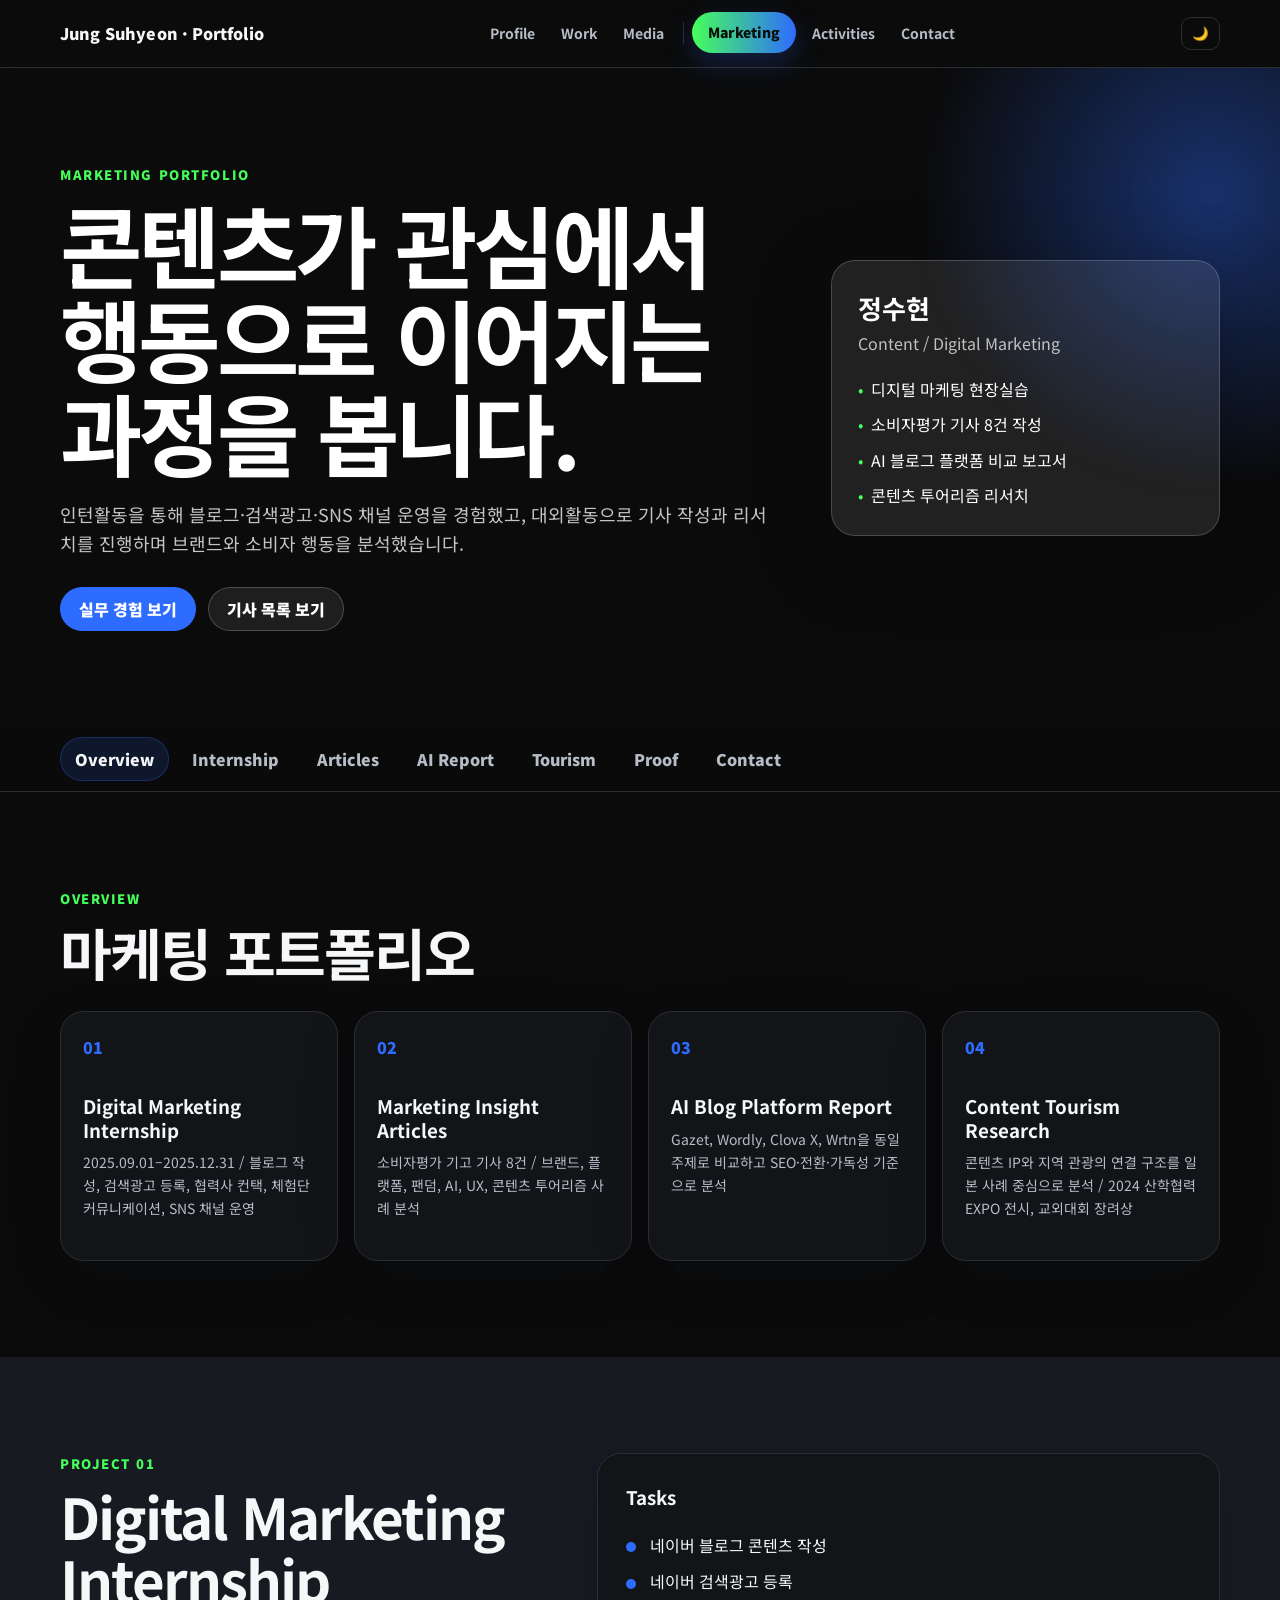
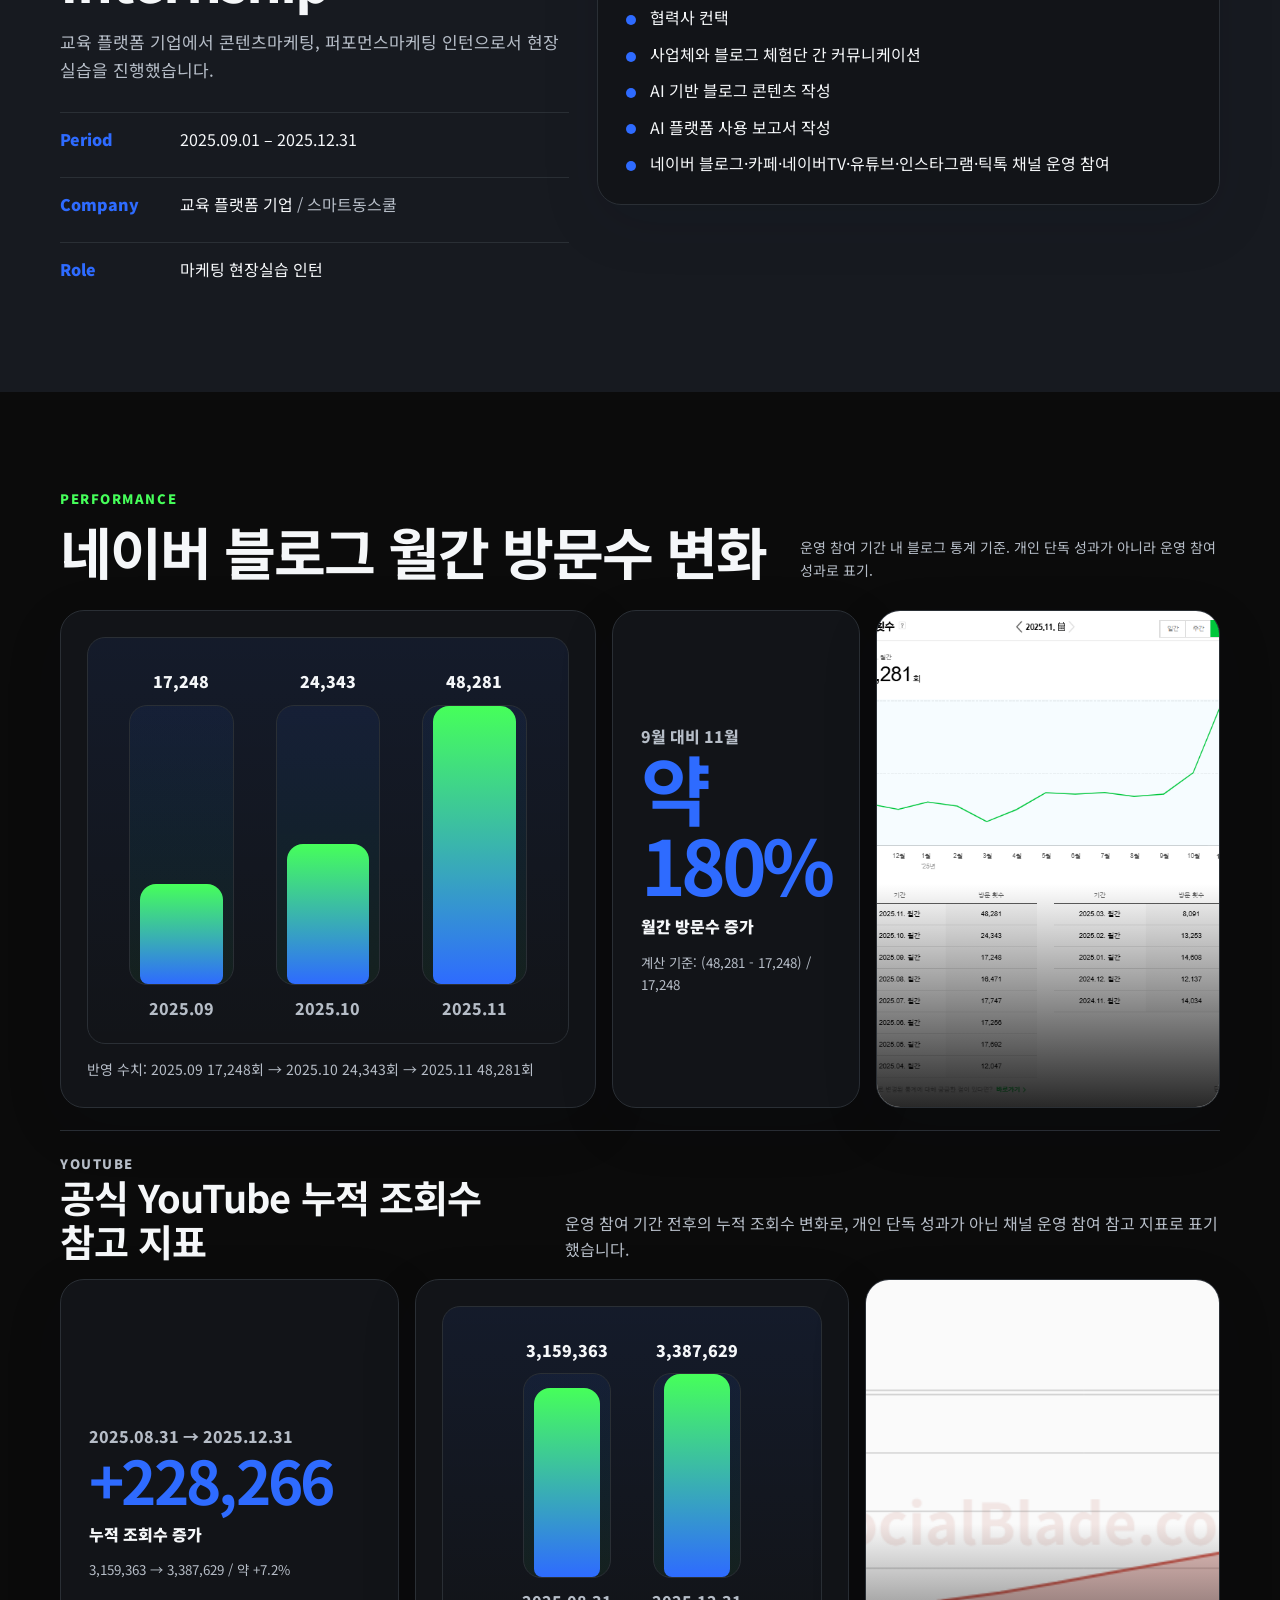
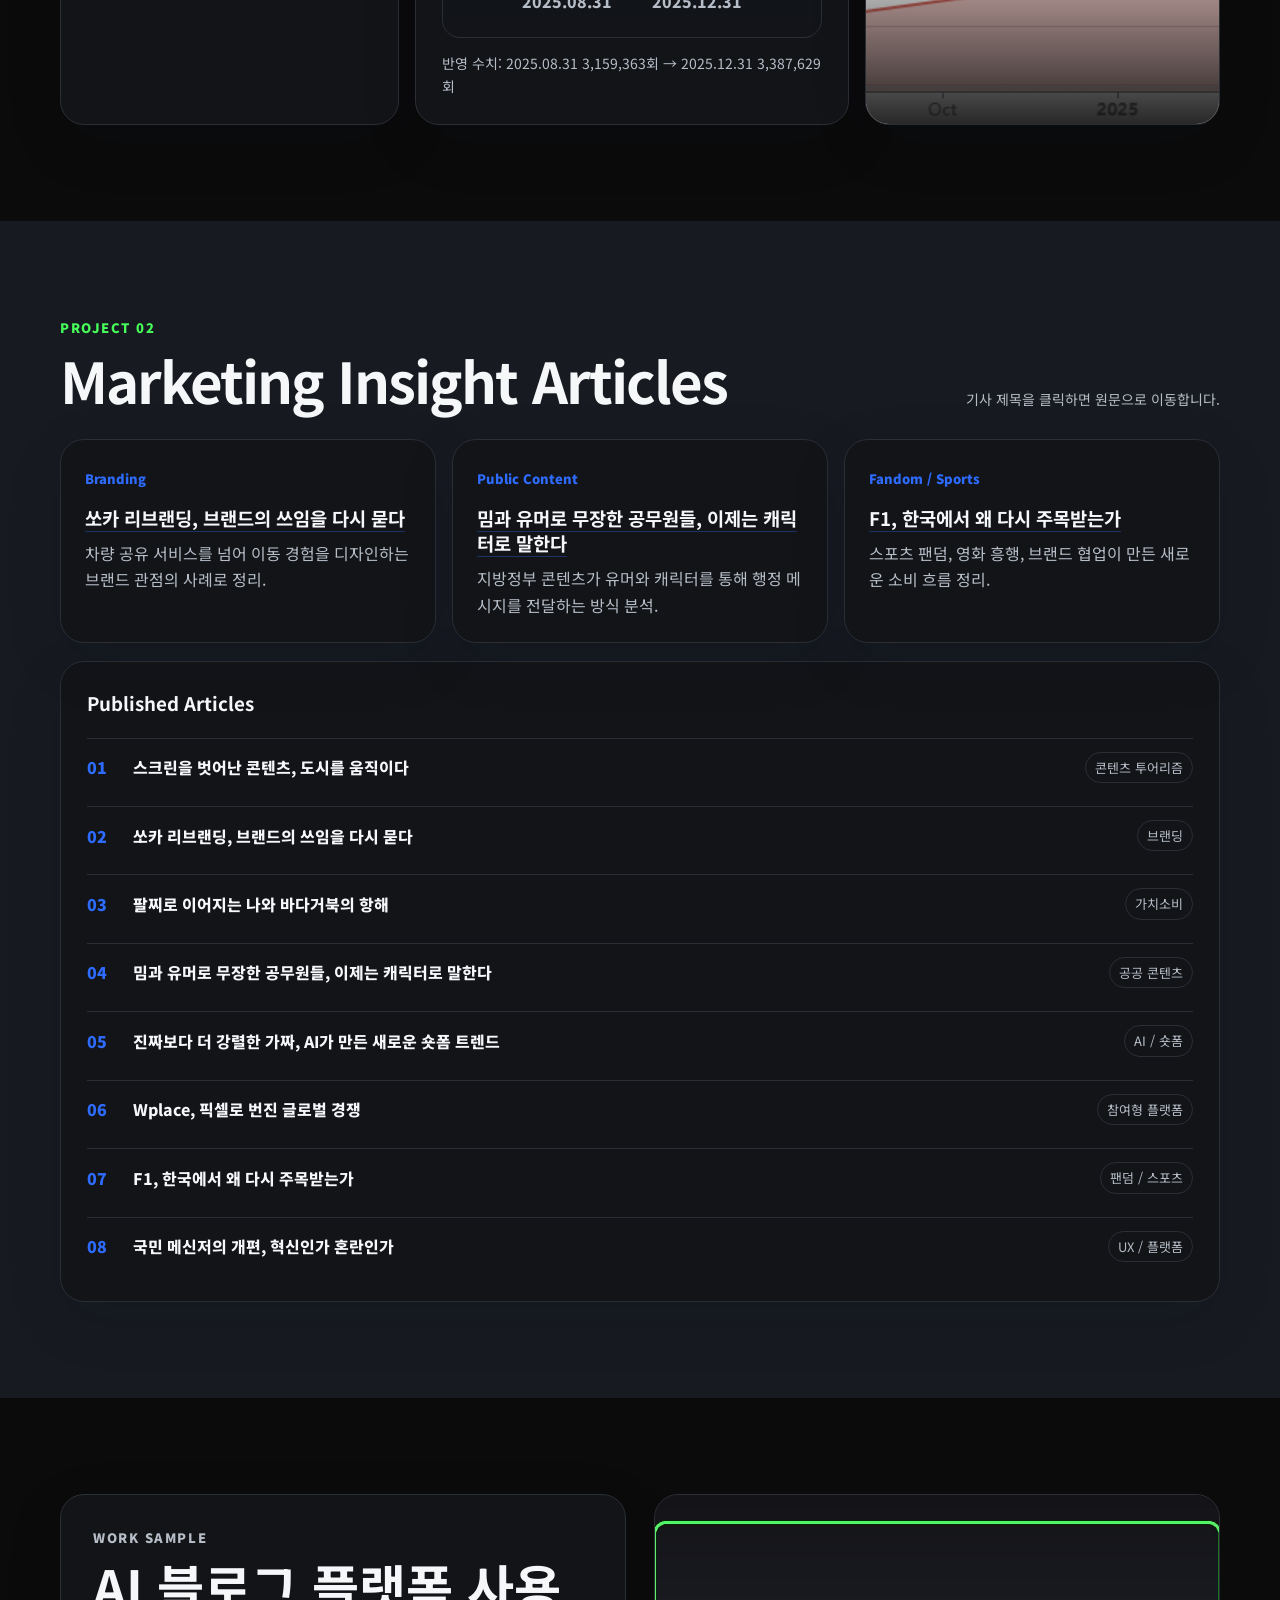
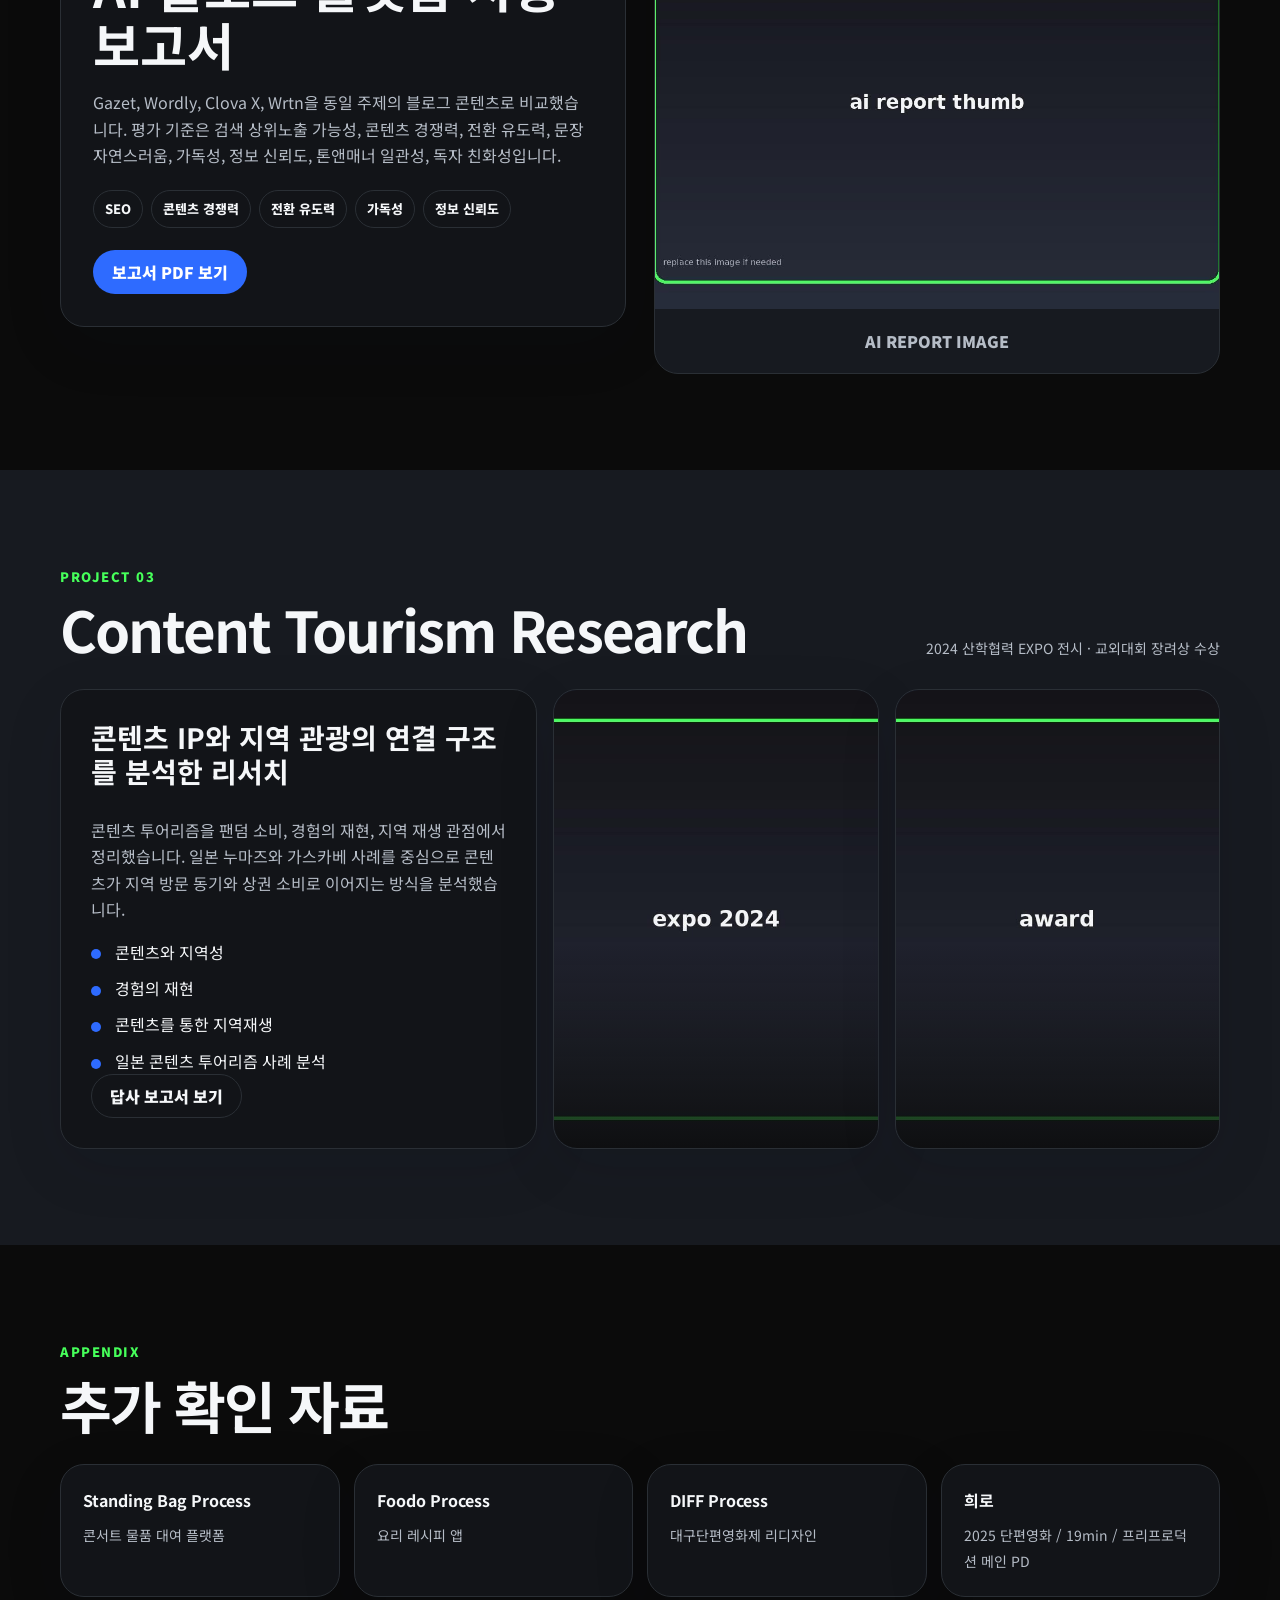
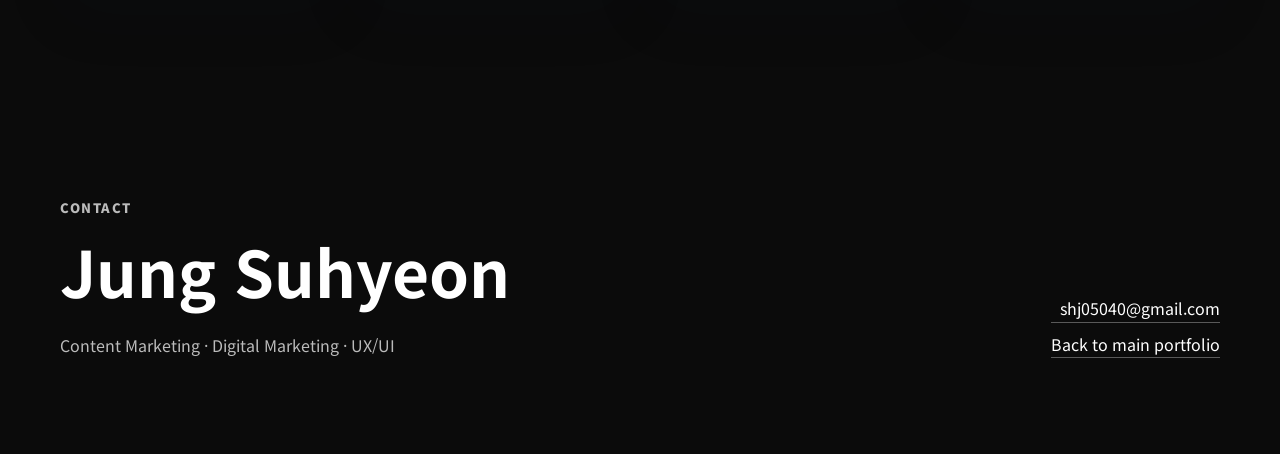
<file: marketing.html>
<!DOCTYPE html>
<html lang="ko" data-theme="dark">

<head>
  <meta charset="utf-8" />
  <meta name="viewport" content="width=device-width, initial-scale=1" />
  <title>Jung Suhyeon · Marketing Portfolio</title>
  <meta name="description" content="정수현 마케팅 포트폴리오: 현장실습, 기사 작성, AI 블로그 리서치, 콘텐츠 투어리즘" />
  <link rel="preconnect" href="https://fonts.googleapis.com" />
  <link rel="preconnect" href="https://fonts.gstatic.com" crossorigin />
  <link href="https://fonts.googleapis.com/css2?family=Noto+Sans+KR:wght@300;400;500;700;900&display=swap" rel="stylesheet" />
  <link rel="stylesheet" href="./css/marketing.css" />
  <link rel="stylesheet" href="./css/marketing-responsive.css" />
  <script defer src="./js/marketing.js"></script>
</head>

<body>
  <div class="progress" aria-hidden="true"><div class="bar" id="scrollBar"></div></div>

  <header class="site-header">
    <div class="container header-inner">
      <a class="logo" href="index.html">Jung Suhyeon · Portfolio</a>
      <nav class="gnb" aria-label="Global navigation">
        <a href="index.html#profile">Profile</a>
        <a href="index.html#work">Work</a>
        <a href="index.html#media">Media</a>
        <a class="nav-marketing is-active" href="marketing.html" aria-current="page">Marketing</a>
        <a href="index.html#activities">Activities</a>
        <a href="#mk-contact">Contact</a>
      </nav>
      <button id="themeToggle" class="theme-btn" aria-pressed="true" title="Toggle day/night">🌙</button>
    </div>
  </header>

  <main id="main">
    <section class="mk-hero section dark" id="mk-top">
      <div class="container mk-hero-grid">
        <div class="mk-hero-copy">
          <p class="eyebrow">Marketing Portfolio</p>
          <h1>콘텐츠가 관심에서 행동으로 이어지는 과정을 봅니다.</h1>
          <p class="hero-sub">
            인턴활동을 통해 블로그·검색광고·SNS 채널 운영을 경험했고, 대외활동으로 기사 작성과 리서치를 진행하며 브랜드와 소비자 행동을 분석했습니다.
          </p>
          <div class="hero-actions">
            <a class="btn primary" href="#mk-intern">실무 경험 보기</a>
            <a class="btn ghost" href="#mk-articles">기사 목록 보기</a>
          </div>
        </div>
        <aside class="hero-card" aria-label="Portfolio summary">
          <strong>정수현</strong>
          <span>Content / Digital Marketing</span>
          <ul>
            <li>디지털 마케팅 현장실습</li>
            <li>소비자평가 기사 8건 작성</li>
            <li>AI 블로그 플랫폼 비교 보고서</li>
            <li>콘텐츠 투어리즘 리서치</li>
          </ul>
        </aside>
      </div>
    </section>

    <nav class="mk-local-nav" aria-label="Marketing page navigation">
      <div class="container mk-local-track">
        <a class="mk-nav is-active" href="#mk-overview">Overview</a>
        <a class="mk-nav" href="#mk-intern">Internship</a>
        <a class="mk-nav" href="#mk-articles">Articles</a>
        <a class="mk-nav" href="#mk-ai-report">AI Report</a>
        <a class="mk-nav" href="#mk-tourism">Tourism</a>
        <a class="mk-nav" href="#mk-proof">Proof</a>
        <a class="mk-nav" href="#mk-contact">Contact</a>
      </div>
    </nav>

    <section class="section" id="mk-overview">
      <div class="container">
        <header class="block-head">
          <p class="eyebrow">Overview</p>
          <h2 class="block-title">마케팅 포트폴리오</h2>
        </header>

        <div class="overview-grid">
          <article class="summary-card">
            <span class="num">01</span>
            <h3>Digital Marketing Internship</h3>
            <p>2025.09.01–2025.12.31 / 블로그 작성, 검색광고 등록, 협력사 컨택, 체험단 커뮤니케이션, SNS 채널 운영</p>
          </article>
          <article class="summary-card">
            <span class="num">02</span>
            <h3>Marketing Insight Articles</h3>
            <p>소비자평가 기고 기사 8건 / 브랜드, 플랫폼, 팬덤, AI, UX, 콘텐츠 투어리즘 사례 분석</p>
          </article>
          <article class="summary-card">
            <span class="num">03</span>
            <h3>AI Blog Platform Report</h3>
            <p>Gazet, Wordly, Clova X, Wrtn을 동일 주제로 비교하고 SEO·전환·가독성 기준으로 분석</p>
          </article>
          <article class="summary-card">
            <span class="num">04</span>
            <h3>Content Tourism Research</h3>
            <p>콘텐츠 IP와 지역 관광의 연결 구조를 일본 사례 중심으로 분석 / 2024 산학협력 EXPO 전시, 교외대회 장려상</p>
          </article>
        </div>
      </div>
    </section>

    <section class="section tinted" id="mk-intern">
      <div class="container two-col">
        <div>
          <p class="eyebrow">Project 01</p>
          <h2 class="block-title">Digital Marketing Internship</h2>
          <p class="lead">
            교육 플랫폼 기업에서 콘텐츠마케팅, 퍼포먼스마케팅 인턴으로서 현장실습을 진행했습니다.
          </p>
          <dl class="info-list">
            <div><dt>Period</dt><dd>2025.09.01 – 2025.12.31</dd></div>
            <div><dt>Company</dt><dd>교육 플랫폼 기업 <span class="muted">/ 스마트동스쿨</span></dd></div>
            <div><dt>Role</dt><dd>마케팅 현장실습 인턴</dd></div>
          </dl>
        </div>
        <div class="task-panel">
          <h3>Tasks</h3>
          <ul class="check-list">
            <li>네이버 블로그 콘텐츠 작성</li>
            <li>네이버 검색광고 등록</li>
            <li>협력사 컨택</li>
            <li>사업체와 블로그 체험단 간 커뮤니케이션</li>
            <li>AI 기반 블로그 콘텐츠 작성</li>
            <li>AI 플랫폼 사용 보고서 작성</li>
            <li>네이버 블로그·카페·네이버TV·유튜브·인스타그램·틱톡 채널 운영 참여</li>
          </ul>
        </div>
      </div>
    </section>

    <section class="section" id="mk-performance">
      <div class="container">
        <header class="block-head split">
          <div>
            <p class="eyebrow">Performance</p>
            <h2 class="block-title">네이버 블로그 월간 방문수 변화</h2>
          </div>
          <p class="note">운영 참여 기간 내 블로그 통계 기준. 개인 단독 성과가 아니라 운영 참여 성과로 표기.</p>
        </header>

        <div class="perf-grid">
          <article class="chart-card">
            <div id="visitChart" class="visit-chart" data-max="48281" aria-label="네이버 블로그 월간 방문수 그래프"></div>
            <p class="chart-caption">반영 수치: 2025.09 17,248회 → 2025.10 24,343회 → 2025.11 48,281회</p>
          </article>
          <article class="metric-card">
            <span class="metric-label">9월 대비 11월</span>
            <strong class="metric-value">약 180%</strong>
            <p>월간 방문수 증가</p>
            <small>계산 기준: (48,281 - 17,248) / 17,248</small>
          </article>
          <article class="proof-card image-slot">
            <span>CAPTURE</span>
            <h3>블로그 통계 캡처</h3>
            <p>네이버 블로그 월간 방문수 통계 원본 캡처.</p>
            <img src="./images/blog_monthly_stats.png" alt="네이버 블로그 월간 방문수 통계 캡처" onerror="this.style.display='none'" />
          </article>
        </div>

        <div class="youtube-performance" aria-label="유튜브 누적 조회수 참고 지표">
          <header class="sub-block-head">
            <p class="eyebrow">YouTube</p>
            <h3>공식 YouTube 누적 조회수 참고 지표</h3>
            <p>운영 참여 기간 전후의 누적 조회수 변화로, 개인 단독 성과가 아닌 채널 운영 참여 참고 지표로 표기했습니다.</p>
          </header>

          <div class="youtube-grid">
            <article class="metric-card youtube-metric">
              <span class="metric-label">2025.08.31 → 2025.12.31</span>
              <strong class="metric-value">+228,266</strong>
              <p>누적 조회수 증가</p>
              <small>3,159,363 → 3,387,629 / 약 +7.2%</small>
            </article>
            <article class="chart-card youtube-card">
              <div id="youtubeChart" class="visit-chart youtube-chart" aria-label="유튜브 누적 조회수 변화 그래프"></div>
              <p class="chart-caption">반영 수치: 2025.08.31 3,159,363회 → 2025.12.31 3,387,629회</p>
            </article>
            <article class="proof-card image-slot">
              <span>CAPTURE</span>
              <h3>SocialBlade 캡처</h3>
              <p>images/youtube_total_views_dec31.png 위치에 원본 캡처를 넣었습니다.</p>
              <img src="./images/youtube_total_views_dec31.png" alt="SocialBlade 아이티동스쿨 YouTube 누적 조회수 캡처" onerror="this.style.display='none'" />
            </article>
          </div>
        </div>
      </div>
    </section>

    <section class="section tinted" id="mk-articles">
      <div class="container">
        <header class="block-head split">
          <div>
            <p class="eyebrow">Project 02</p>
            <h2 class="block-title">Marketing Insight Articles</h2>
          </div>
          <p class="note">기사 제목을 클릭하면 원문으로 이동합니다.</p>
        </header>

        <div class="article-feature-grid">
          <article class="feature-article">
            <span>Branding</span>
            <h3><a href="https://www.iconsumer.or.kr/news/articleView.html?idxno=28071" target="_blank" rel="noopener">쏘카 리브랜딩, 브랜드의 쓰임을 다시 묻다</a></h3>
            <p>차량 공유 서비스를 넘어 이동 경험을 디자인하는 브랜드 관점의 사례로 정리.</p>
          </article>
          <article class="feature-article">
            <span>Public Content</span>
            <h3><a href="https://www.iconsumer.or.kr/news/articleView.html?idxno=28106" target="_blank" rel="noopener">밈과 유머로 무장한 공무원들, 이제는 캐릭터로 말한다</a></h3>
            <p>지방정부 콘텐츠가 유머와 캐릭터를 통해 행정 메시지를 전달하는 방식 분석.</p>
          </article>
          <article class="feature-article">
            <span>Fandom / Sports</span>
            <h3><a href="https://www.iconsumer.or.kr/news/articleView.html?idxno=28176" target="_blank" rel="noopener">F1, 한국에서 왜 다시 주목받는가</a></h3>
            <p>스포츠 팬덤, 영화 흥행, 브랜드 협업이 만든 새로운 소비 흐름 정리.</p>
          </article>
        </div>

        <div class="article-list-wrap">
          <h3>Published Articles</h3>
          <ol class="article-list">
            <li><a href="https://www.iconsumer.or.kr/news/articleView.html?idxno=28023" target="_blank" rel="noopener">스크린을 벗어난 콘텐츠, 도시를 움직이다</a><span>콘텐츠 투어리즘</span></li>
            <li><a href="https://www.iconsumer.or.kr/news/articleView.html?idxno=28071" target="_blank" rel="noopener">쏘카 리브랜딩, 브랜드의 쓰임을 다시 묻다</a><span>브랜딩</span></li>
            <li><a href="https://www.iconsumer.or.kr/news/articleView.html?idxno=28092" target="_blank" rel="noopener">팔찌로 이어지는 나와 바다거북의 항해</a><span>가치소비</span></li>
            <li><a href="https://www.iconsumer.or.kr/news/articleView.html?idxno=28106" target="_blank" rel="noopener">밈과 유머로 무장한 공무원들, 이제는 캐릭터로 말한다</a><span>공공 콘텐츠</span></li>
            <li><a href="https://www.iconsumer.or.kr/news/articleView.html?idxno=28131" target="_blank" rel="noopener">진짜보다 더 강렬한 가짜, AI가 만든 새로운 숏폼 트렌드</a><span>AI / 숏폼</span></li>
            <li><a href="https://www.iconsumer.or.kr/news/articleView.html?idxno=28146" target="_blank" rel="noopener">Wplace, 픽셀로 번진 글로벌 경쟁</a><span>참여형 플랫폼</span></li>
            <li><a href="https://www.iconsumer.or.kr/news/articleView.html?idxno=28176" target="_blank" rel="noopener">F1, 한국에서 왜 다시 주목받는가</a><span>팬덤 / 스포츠</span></li>
            <li><a href="https://www.iconsumer.or.kr/news/articleView.html?idxno=28236" target="_blank" rel="noopener">국민 메신저의 개편, 혁신인가 혼란인가</a><span>UX / 플랫폼</span></li>
          </ol>
        </div>
      </div>
    </section>

    <section class="section" id="mk-ai-report">
      <div class="container two-col reverse">
        <div class="report-card">
          <p class="eyebrow">Work Sample</p>
          <h2>AI 블로그 플랫폼 사용 보고서</h2>
          <p>
            Gazet, Wordly, Clova X, Wrtn을 동일 주제의 블로그 콘텐츠로 비교했습니다. 평가 기준은 검색 상위노출 가능성, 콘텐츠 경쟁력, 전환 유도력, 문장 자연스러움, 가독성, 정보 신뢰도, 톤앤매너 일관성, 독자 친화성입니다.
          </p>
          <ul class="tag-list">
            <li>SEO</li>
            <li>콘텐츠 경쟁력</li>
            <li>전환 유도력</li>
            <li>가독성</li>
            <li>정보 신뢰도</li>
          </ul>
          <a class="btn primary" href="images/ai_report.pdf" target="_blank" rel="noopener">보고서 PDF 보기</a>
        </div>
        <div class="image-frame">
          <img src="./images/ai_report_thumb.jpg" alt="AI 블로그 플랫폼 사용 보고서 미리보기" onerror="this.style.display='none'" />
          <span>AI REPORT IMAGE</span>
        </div>
      </div>
    </section>

    <section class="section tinted" id="mk-tourism">
      <div class="container">
        <header class="block-head split">
          <div>
            <p class="eyebrow">Project 03</p>
            <h2 class="block-title">Content Tourism Research</h2>
          </div>
          <p class="note">2024 산학협력 EXPO 전시 · 교외대회 장려상 수상</p>
        </header>

        <div class="tourism-grid">
          <article class="tourism-copy">
            <h3>콘텐츠 IP와 지역 관광의 연결 구조를 분석한 리서치</h3>
            <p>
              콘텐츠 투어리즘을 팬덤 소비, 경험의 재현, 지역 재생 관점에서 정리했습니다. 일본 누마즈와 가스카베 사례를 중심으로 콘텐츠가 지역 방문 동기와 상권 소비로 이어지는 방식을 분석했습니다.
            </p>
            <ul class="check-list">
              <li>콘텐츠와 지역성</li>
              <li>경험의 재현</li>
              <li>콘텐츠를 통한 지역재생</li>
              <li>일본 콘텐츠 투어리즘 사례 분석</li>
            </ul>
            <a class="btn ghost" href="https://drive.google.com/file/d/1MtzN8AHvXaT8tRI4Q1xAB76TPA4MSiLZ/view?usp=sharing" target="_blank" rel="noopener">답사 보고서 보기</a>
          </article>
          <article class="image-slot tall">
            <span>IMAGE SLOT</span>
            <h3>EXPO 전시 사진</h3>
            <p>images/expo_2024.jpg 파일명으로 넣어두면 표시됩니다.</p>
            <img src="./images/expo_2024.jpg" alt="2024 산학협력 EXPO 전시 사진" onerror="this.style.display='none'" />
          </article>
          <article class="image-slot tall">
            <span>IMAGE SLOT</span>
            <h3>교외대회 장려상</h3>
            <p>images/award.jpg 파일명으로 넣어두면 표시됩니다.</p>
            <img src="./images/award.jpg" alt="교외대회 장려상 증빙 사진" onerror="this.style.display='none'" />
          </article>
        </div>
      </div>
    </section>

    <section class="section" id="mk-proof">
      <div class="container">
        <header class="block-head">
          <p class="eyebrow">Appendix</p>
          <h2 class="block-title">추가 확인 자료</h2>
        </header>
        <div class="proof-grid">
          <a class="proof-link" href="https://drive.google.com/file/d/1oHW_jNIVrkEr7fBy5uei3BeO6T8uABQ2/view?usp=sharing" target="_blank" rel="noopener">
            <strong>Standing Bag Process</strong><span>콘서트 물품 대여 플랫폼</span>
          </a>
          <a class="proof-link" href="https://drive.google.com/file/d/1GzxlQMqfCwtUEIUBYATFx3tcgORYgKHA/view?usp=sharing" target="_blank" rel="noopener">
            <strong>Foodo Process</strong><span>요리 레시피 앱</span>
          </a>
          <a class="proof-link" href="https://drive.google.com/file/d/15fpWhsN3h4WgAaIDLDdAYM08KNkJS4Zi/view?usp=sharing" target="_blank" rel="noopener">
            <strong>DIFF Process</strong><span>대구단편영화제 리디자인</span>
          </a>
          <a class="proof-link" href="https://www.youtube.com/watch?v=v8W1IznT9i4" target="_blank" rel="noopener">
            <strong>희로</strong><span>2025 단편영화 / 19min / 프리프로덕션 메인 PD</span>
          </a>
        </div>
      </div>
    </section>

    <section class="section dark contact" id="mk-contact">
      <div class="container contact-inner">
        <div>
          <p class="eyebrow">Contact</p>
          <h2>Jung Suhyeon</h2>
          <p>Content Marketing · Digital Marketing · UX/UI</p>
        </div>
        <address>
          <a href="mailto:shj05040@gmail.com">shj05040@gmail.com</a>
          <a href="index.html">Back to main portfolio</a>
        </address>
      </div>
    </section>
  </main>
</body>

</html>
</file>
<file: css/marketing.css>
@charset "utf-8";

@font-face {
  font-family: 'Pretendard-Regular';
  src: url('https://fastly.jsdelivr.net/gh/Project-Noonnu/noonfonts_2107@1.1/Pretendard-Regular.woff') format('woff');
  font-weight: 400;
  font-style: normal;
}

:root {
  --bg: #0b0b0b;
  --paper: #ffffff;
  --ink: #111111;
  --muted: #6c7177;
  --line: #e8eaee;
  --card: #ffffff;
  --soft: #f6f8fb;
  --brand: #2e6bff;
  --brand-2: #46ff5a;
  --brand-3: #ff6fd8;
  --container: 1160px;
  --r-lg: 24px;
  --r-md: 16px;
  --shadow: 0 18px 60px rgba(10, 20, 40, .10);
}

html[data-theme="dark"] {
  --paper: #0b0b0b;
  --ink: #f5f7f9;
  --muted: #b6bdc7;
  --line: #2a2f35;
  --card: #121418;
  --soft: #171a20;
}

html[data-theme="light"] {
  --paper: #ffffff;
  --ink: #111111;
  --muted: #5b616a;
  --line: #e8eaee;
  --card: #ffffff;
  --soft: #f6f8fb;
}

* { box-sizing: border-box; }
html { scroll-behavior: smooth; }
body {
  margin: 0;
  background: var(--paper);
  color: var(--ink);
  font-family: 'Noto Sans KR', 'Pretendard-Regular', system-ui, -apple-system, Segoe UI, sans-serif;
  line-height: 1.65;
}

a { color: inherit; text-decoration: none; }
img { max-width: 100%; display: block; }

.container {
  width: min(100% - 44px, var(--container));
  margin-inline: auto;
}

.progress {
  position: fixed;
  left: 0;
  top: 0;
  width: 100%;
  height: 3px;
  z-index: 1000;
  pointer-events: none;
}
.progress .bar {
  height: 100%;
  width: 0;
  background: linear-gradient(90deg, var(--brand-2), var(--brand));
}

.site-header {
  position: sticky;
  top: 0;
  z-index: 50;
  backdrop-filter: blur(10px);
  background: color-mix(in srgb, var(--paper) 82%, transparent);
  border-bottom: 1px solid var(--line);
}
.header-inner {
  display: flex;
  align-items: center;
  justify-content: space-between;
  gap: 20px;
  padding: 13px 0;
}
.logo { font-weight: 900; letter-spacing: .01em; }
.gnb { display: flex; gap: 6px; align-items: center; flex-wrap: wrap; }
.gnb a {
  padding: 8px 10px;
  color: var(--muted);
  border-radius: 999px;
  font-weight: 700;
  font-size: 14px;
}
.gnb a:hover,
.gnb a.is-active {
  color: var(--ink);
  background: color-mix(in srgb, var(--brand) 14%, transparent);
}
.gnb .nav-marketing {
  position: relative;
  margin-left: 12px;
  padding: 9px 16px;
  border-radius: 999px;
  color: #07110a;
  background: linear-gradient(90deg, var(--brand-2), var(--brand));
  font-weight: 900;
  box-shadow: 0 10px 28px color-mix(in srgb, var(--brand) 24%, transparent);
}
.gnb .nav-marketing::before {
  content: "";
  position: absolute;
  left: -9px;
  top: 50%;
  width: 1px;
  height: 22px;
  transform: translateY(-50%);
  background: var(--line);
}
.gnb .nav-marketing:hover,
.gnb .nav-marketing.is-active {
  color: #07110a;
  background: linear-gradient(90deg, var(--brand-2), var(--brand));
  transform: translateY(-1px);
}
.theme-btn {
  border: 1px solid var(--line);
  background: transparent;
  color: var(--ink);
  border-radius: 10px;
  padding: 8px 10px;
  cursor: pointer;
}

.section { padding: 96px 0; position: relative; }
.section.dark { background: var(--bg); color: #fff; }
.section.tinted { background: var(--soft); }

.mk-hero {
  overflow: hidden;
  min-height: 72vh;
  display: grid;
  align-items: center;
}
.mk-hero::before {
  content: "";
  position: absolute;
  inset: -30% -20% auto auto;
  width: 650px;
  height: 650px;
  border-radius: 50%;
  background: radial-gradient(circle, rgba(46,107,255,.40), transparent 64%);
  filter: blur(10px);
}
.mk-hero-grid {
  position: relative;
  z-index: 1;
  display: grid;
  grid-template-columns: 1.3fr .7fr;
  gap: 48px;
  align-items: center;
}
.eyebrow {
  margin: 0 0 10px;
  color: var(--brand-2);
  font-weight: 900;
  letter-spacing: .12em;
  text-transform: uppercase;
  font-size: 13px;
}
.mk-hero h1 {
  margin: 0;
  max-width: 860px;
  font-size: clamp(42px, 7vw, 90px);
  line-height: 1.05;
  letter-spacing: -.04em;
}
.hero-sub {
  max-width: 720px;
  margin: 22px 0 0;
  color: rgba(255,255,255,.76);
  font-size: 18px;
}
.hero-actions { display: flex; gap: 12px; margin-top: 28px; flex-wrap: wrap; }
.btn {
  display: inline-flex;
  align-items: center;
  justify-content: center;
  min-height: 44px;
  padding: 0 18px;
  border-radius: 999px;
  border: 1px solid var(--line);
  font-weight: 900;
  transition: transform .18s ease, background .18s ease, border-color .18s ease;
}
.btn:hover { transform: translateY(-2px); }
.btn.primary { background: var(--brand); color: #fff; border-color: transparent; }
.btn.ghost { background: color-mix(in srgb, var(--card) 72%, transparent); }
.dark .btn.ghost { color: #fff; background: rgba(255,255,255,.08); border-color: rgba(255,255,255,.20); }
.hero-card {
  padding: 26px;
  border-radius: var(--r-lg);
  background: rgba(255,255,255,.09);
  border: 1px solid rgba(255,255,255,.18);
  box-shadow: 0 20px 80px rgba(0,0,0,.25);
}
.hero-card strong { display: block; font-size: 26px; }
.hero-card span { color: rgba(255,255,255,.72); }
.hero-card ul { margin: 20px 0 0; padding: 0; list-style: none; display: grid; gap: 9px; }
.hero-card li::before { content: "•"; color: var(--brand-2); margin-right: 8px; }

.mk-local-nav {
  position: sticky;
  top: 57px;
  z-index: 30;
  background: color-mix(in srgb, var(--paper) 88%, transparent);
  backdrop-filter: blur(10px);
  border-bottom: 1px solid var(--line);
}
.mk-local-track {
  display: flex;
  gap: 8px;
  overflow-x: auto;
  padding: 10px 0;
  scrollbar-width: none;
}
.mk-local-track::-webkit-scrollbar { display: none; }
.mk-nav {
  flex: 0 0 auto;
  padding: 8px 14px;
  border-radius: 999px;
  color: var(--muted);
  font-weight: 900;
  border: 1px solid transparent;
}
.mk-nav:hover,
.mk-nav.is-active {
  color: var(--ink);
  background: color-mix(in srgb, var(--brand) 14%, transparent);
  border-color: color-mix(in srgb, var(--brand) 28%, transparent);
}

.block-head { margin-bottom: 28px; }
.block-head.split {
  display: flex;
  justify-content: space-between;
  align-items: end;
  gap: 24px;
}
.block-title {
  margin: 0;
  font-size: clamp(32px, 4.4vw, 58px);
  line-height: 1.12;
  letter-spacing: -.035em;
}
.lead { color: var(--muted); font-size: 17px; }
.note { margin: 0; color: var(--muted); max-width: 420px; font-size: 14px; }
.muted { color: var(--muted); }

.overview-grid {
  display: grid;
  grid-template-columns: repeat(4, 1fr);
  gap: 16px;
}
.summary-card,
.task-panel,
.chart-card,
.metric-card,
.proof-card,
.report-card,
.feature-article,
.article-list-wrap,
.tourism-copy,
.image-slot,
.proof-link {
  background: var(--card);
  border: 1px solid var(--line);
  border-radius: var(--r-lg);
  box-shadow: var(--shadow);
}
.summary-card { padding: 22px; min-height: 250px; }
.summary-card .num { display: block; color: var(--brand); font-weight: 900; margin-bottom: 34px; }
.summary-card h3 { margin: 0 0 10px; line-height: 1.25; }
.summary-card p { margin: 0; color: var(--muted); font-size: 14px; }

.two-col {
  display: grid;
  grid-template-columns: .9fr 1.1fr;
  gap: 28px;
  align-items: start;
}
.two-col.reverse { grid-template-columns: 1fr 1fr; }
.info-list { display: grid; gap: 12px; margin: 28px 0 0; }
.info-list div {
  display: grid;
  grid-template-columns: 110px 1fr;
  gap: 10px;
  padding: 13px 0;
  border-top: 1px solid var(--line);
}
.info-list dt { font-weight: 900; color: var(--brand); }
.info-list dd { margin: 0; }
.task-panel { padding: 28px; }
.task-panel h3 { margin-top: 0; }
.check-list { list-style: none; padding: 0; margin: 0; display: grid; gap: 10px; }
.check-list li {
  position: relative;
  padding-left: 24px;
  color: var(--ink);
}
.check-list li::before {
  content: "";
  position: absolute;
  left: 0;
  top: .68em;
  width: 10px;
  height: 10px;
  border-radius: 50%;
  background: var(--brand);
}

.perf-grid {
  display: grid;
  grid-template-columns: 1.4fr .62fr .9fr;
  gap: 16px;
  align-items: stretch;
}
.chart-card { padding: 26px; }
.visit-chart {
  min-height: 360px;
  display: flex;
  align-items: end;
  justify-content: center;
  gap: 24px;
  padding: 28px 18px 18px;
  border-radius: 18px;
  background: linear-gradient(180deg, color-mix(in srgb, var(--brand) 8%, transparent), transparent);
  border: 1px solid var(--line);
}
.chart-bar {
  width: min(26%, 120px);
  min-width: 74px;
  display: grid;
  align-items: end;
  justify-items: center;
  gap: 8px;
}
.bar-body {
  width: 100%;
  height: var(--bar-h, 0%);
  min-height: 22px;
  border-radius: 16px 16px 8px 8px;
  background: linear-gradient(180deg, var(--brand-2), var(--brand));
  transition: height 900ms cubic-bezier(.2, .9, .2, 1);
}
.bar-value { font-weight: 900; font-size: 15px; white-space: nowrap; }
.bar-label { color: var(--muted); font-weight: 800; }
.chart-caption { color: var(--muted); margin: 14px 0 0; font-size: 14px; }
.metric-card { padding: 28px; display: flex; flex-direction: column; justify-content: center; }
.metric-label { color: var(--muted); font-weight: 800; }
.metric-value { font-size: clamp(42px, 6vw, 76px); line-height: 1; color: var(--brand); letter-spacing: -.06em; }
.metric-card p { margin: 12px 0; font-weight: 900; }
.metric-card small { color: var(--muted); }

.image-slot {
  position: relative;
  padding: 24px;
  overflow: hidden;
  min-height: 320px;
  display: flex;
  flex-direction: column;
  justify-content: end;
  background: linear-gradient(135deg, color-mix(in srgb, var(--brand) 10%, transparent), var(--card));
}
.image-slot.tall { min-height: 420px; }
.image-slot > span {
  position: absolute;
  left: 20px;
  top: 18px;
  color: var(--brand);
  font-size: 12px;
  font-weight: 900;
  letter-spacing: .12em;
}
.image-slot h3 { margin: 0 0 8px; }
.image-slot p { margin: 0; color: var(--muted); }
.image-slot img {
  position: absolute;
  inset: 0;
  width: 100%;
  height: 100%;
  object-fit: cover;
  z-index: 0;
}
.image-slot img + span,
.image-slot img ~ h3,
.image-slot img ~ p { position: relative; z-index: 1; }
.image-slot::after {
  content: "";
  position: absolute;
  inset: auto 0 0 0;
  height: 45%;
  background: linear-gradient(transparent, color-mix(in srgb, var(--paper) 88%, transparent));
  pointer-events: none;
}

.article-feature-grid {
  display: grid;
  grid-template-columns: repeat(3, 1fr);
  gap: 16px;
  margin-bottom: 18px;
}
.feature-article { padding: 24px; }
.feature-article span { color: var(--brand); font-weight: 900; font-size: 13px; }
.feature-article h3 { margin: 14px 0 10px; line-height: 1.35; }
.feature-article h3 a { border-bottom: 1px solid color-mix(in srgb, var(--brand) 35%, transparent); }
.feature-article p { margin: 0; color: var(--muted); }
.article-list-wrap { padding: 26px; }
.article-list-wrap h3 { margin-top: 0; }
.article-list { padding: 0; margin: 0; list-style: none; display: grid; gap: 10px; counter-reset: article; }
.article-list li {
  counter-increment: article;
  display: grid;
  grid-template-columns: 34px 1fr auto;
  align-items: center;
  gap: 12px;
  padding: 13px 0;
  border-top: 1px solid var(--line);
}
.article-list li::before {
  content: counter(article, decimal-leading-zero);
  color: var(--brand);
  font-weight: 900;
}
.article-list a { font-weight: 800; }
.article-list span {
  color: var(--muted);
  font-size: 13px;
  padding: 4px 9px;
  border: 1px solid var(--line);
  border-radius: 999px;
}

.report-card { padding: 32px; }
.report-card h2 { margin: 0 0 16px; font-size: clamp(30px, 4vw, 54px); line-height: 1.12; }
.report-card p { color: var(--muted); }
.tag-list { display: flex; gap: 8px; flex-wrap: wrap; padding: 0; margin: 22px 0; list-style: none; }
.tag-list li { padding: 7px 11px; border: 1px solid var(--line); border-radius: 999px; font-weight: 800; font-size: 13px; }
.image-frame {
  min-height: 480px;
  border: 1px solid var(--line);
  border-radius: var(--r-lg);
  background: var(--soft);
  display: grid;
  place-items: center;
  overflow: hidden;
  color: var(--muted);
  font-weight: 900;
}
.image-frame img { width: 100%; height: 100%; object-fit: cover; }

.tourism-grid {
  display: grid;
  grid-template-columns: 1.1fr .75fr .75fr;
  gap: 16px;
}
.tourism-copy { padding: 30px; }
.tourism-copy h3 { margin-top: 0; font-size: 28px; line-height: 1.24; }
.tourism-copy p { color: var(--muted); }

.proof-grid {
  display: grid;
  grid-template-columns: repeat(4, 1fr);
  gap: 14px;
}
.proof-link {
  padding: 22px;
  transition: transform .18s ease, border-color .18s ease;
}
.proof-link:hover { transform: translateY(-3px); border-color: color-mix(in srgb, var(--brand) 40%, var(--line)); }
.proof-link strong { display: block; margin-bottom: 8px; }
.proof-link span { color: var(--muted); font-size: 14px; }

.contact-inner {
  display: flex;
  justify-content: space-between;
  gap: 28px;
  align-items: end;
}
.contact h2 { margin: 0; font-size: clamp(40px, 5vw, 72px); }
.contact p { margin: 8px 0 0; color: rgba(255,255,255,.72); }
.contact address { font-style: normal; display: grid; gap: 8px; text-align: right; }
.contact address a { color: #fff; border-bottom: 1px solid rgba(255,255,255,.32); }


/* ===== v4 refinements: navigation emphasis + clearer performance charts ===== */
.block-title { word-break: keep-all; }
.visit-chart {
  min-height: 400px;
  align-items: stretch;
  gap: clamp(22px, 4vw, 42px);
  padding: 30px 22px 22px;
}
.chart-bar {
  width: clamp(88px, 24%, 136px);
  min-width: 88px;
  height: 100%;
  display: flex;
  flex-direction: column;
  align-items: center;
  justify-content: flex-end;
  gap: 10px;
}
.bar-shell {
  width: 100%;
  height: 280px;
  display: flex;
  align-items: flex-end;
  padding: 0 10px;
  border-radius: 18px;
  background: linear-gradient(180deg, color-mix(in srgb, var(--brand) 7%, transparent), color-mix(in srgb, var(--brand-2) 5%, transparent));
  border: 1px solid var(--line);
}
.bar-body {
  width: 100%;
  height: var(--bar-h, 0%);
  min-height: 26px;
  border-radius: 16px 16px 8px 8px;
}
.bar-value { font-size: 16px; color: var(--ink); }
.youtube-performance {
  margin-top: 22px;
  padding-top: 22px;
  border-top: 1px solid var(--line);
}
.sub-block-head {
  display: grid;
  grid-template-columns: .8fr 1.1fr;
  column-gap: 28px;
  align-items: end;
  margin-bottom: 16px;
}
.sub-block-head .eyebrow { grid-column: 1 / -1; }
.sub-block-head h3 {
  margin: 0;
  font-size: clamp(24px, 3vw, 38px);
  line-height: 1.16;
  letter-spacing: -.025em;
  word-break: keep-all;
}
.sub-block-head p { margin: 0; color: var(--muted); }
.youtube-grid {
  display: grid;
  grid-template-columns: .86fr 1.1fr .9fr;
  gap: 16px;
  align-items: stretch;
}
.youtube-card .visit-chart,
.youtube-chart {
  min-height: 320px;
}
.youtube-chart .bar-shell { height: 205px; }
.youtube-metric .metric-value { font-size: clamp(38px, 4.7vw, 60px); letter-spacing: -.045em; }
.youtube-metric small { line-height: 1.55; }
</file>
<file: css/marketing-responsive.css>
@charset "utf-8";

@media (max-width: 1180px) {
  .overview-grid { grid-template-columns: repeat(2, 1fr); }
  .perf-grid { grid-template-columns: 1fr 1fr; }
  .proof-card { grid-column: 1 / -1; }
  .tourism-grid { grid-template-columns: 1fr 1fr; }
  .tourism-copy { grid-column: 1 / -1; }
  .proof-grid { grid-template-columns: repeat(2, 1fr); }
}

@media (max-width: 980px) {
  .mk-hero-grid,
  .two-col,
  .two-col.reverse { grid-template-columns: 1fr; }
  .article-feature-grid { grid-template-columns: 1fr; }
  .image-frame { min-height: 360px; }
  .block-head.split { display: block; }
  .note { margin-top: 12px; }
}

@media (max-width: 760px) {
  .container { width: min(100% - 30px, var(--container)); }
  .section { padding: 72px 0; }
  .header-inner { align-items: flex-start; }
  .gnb { max-width: 72vw; justify-content: flex-end; }
  .gnb a { font-size: 13px; padding: 7px 9px; }
  .mk-hero { min-height: 70vh; }
  .hero-card { padding: 22px; }
  .overview-grid,
  .perf-grid,
  .tourism-grid,
  .proof-grid { grid-template-columns: 1fr; }
  .visit-chart { min-height: 310px; gap: 14px; padding-inline: 10px; }
  .chart-bar { min-width: 68px; }
  .article-list li { grid-template-columns: 30px 1fr; }
  .article-list span { grid-column: 2; justify-self: start; }
  .info-list div { grid-template-columns: 1fr; gap: 4px; }
  .contact-inner { display: block; }
  .contact address { text-align: left; margin-top: 24px; }
}

@media (max-width: 520px) {
  .logo { font-size: 14px; }
  .theme-btn { padding: 7px 9px; }
  .mk-hero h1 { font-size: 38px; }
  .hero-sub { font-size: 16px; }
  .hero-actions { display: grid; }
  .btn { width: 100%; }
  .summary-card { min-height: auto; }
  .visit-chart { align-items: end; }
  .chart-bar { min-width: 58px; }
  .bar-value { font-size: 13px; }
  .bar-label { font-size: 13px; }
  .image-slot, .image-slot.tall { min-height: 280px; }
}


@media (max-width: 1180px) {
  .youtube-grid { grid-template-columns: 1fr 1fr; }
  .youtube-grid .proof-card { grid-column: 1 / -1; }
}

@media (max-width: 980px) {
  .sub-block-head { grid-template-columns: 1fr; row-gap: 10px; }
}

@media (max-width: 760px) {
  .gnb .nav-marketing { margin-left: 0; }
  .gnb .nav-marketing::before { display: none; }
  .visit-chart { min-height: 340px; }
  .bar-shell { height: 220px; }
  .youtube-grid { grid-template-columns: 1fr; }
  .youtube-chart .bar-shell { height: 190px; }
}

@media (max-width: 520px) {
  .chart-bar { min-width: 72px; width: 30%; }
  .bar-shell { height: 190px; padding: 0 7px; }
}
</file>
